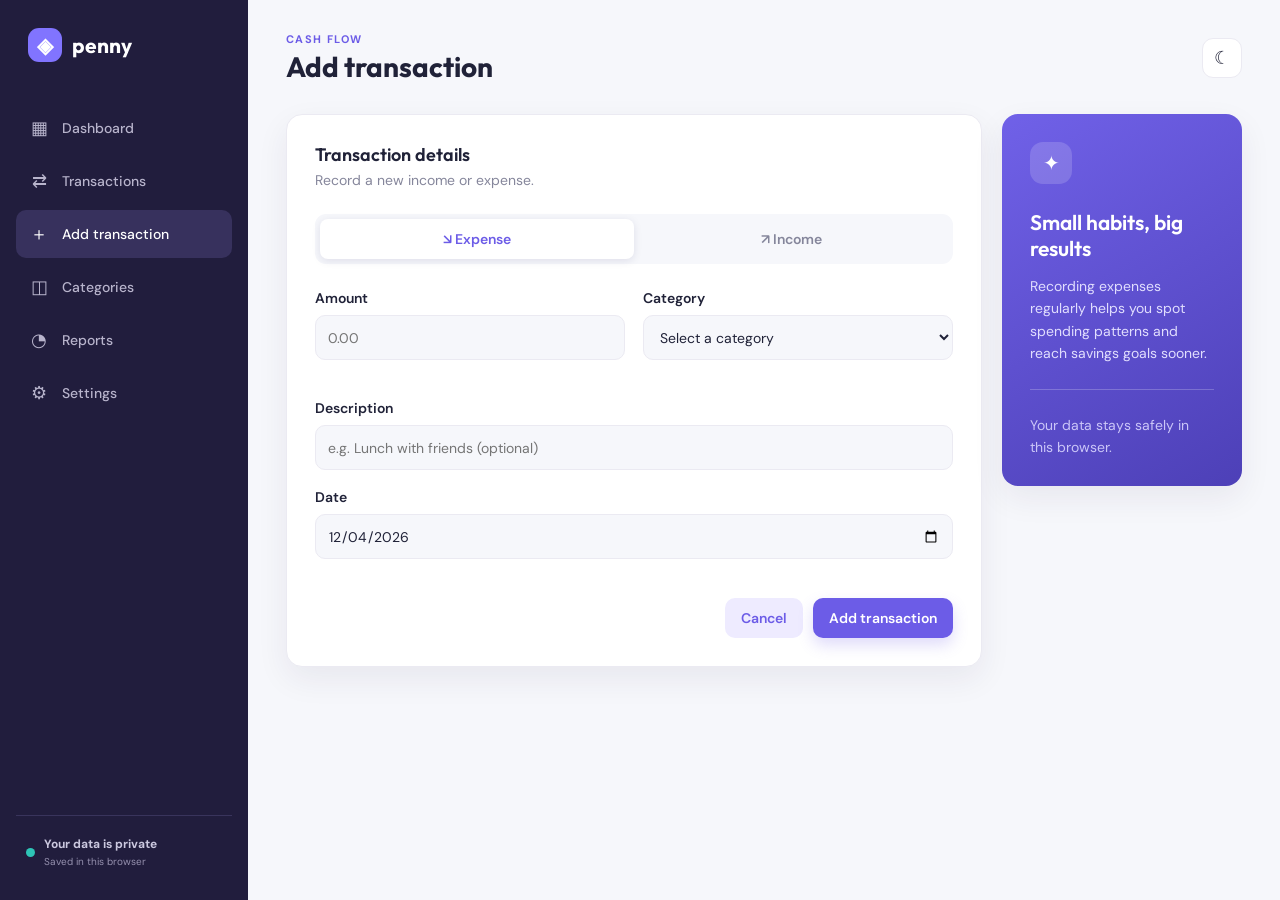
<file: add-transaction.html>
<!doctype html>
<html lang="en"><head><meta charset="UTF-8"><meta name="viewport" content="width=device-width, initial-scale=1.0"><title>Expense Tracker | Add Transaction</title><link rel="preconnect" href="https://fonts.googleapis.com"><link rel="preconnect" href="https://fonts.gstatic.com" crossorigin><link href="https://fonts.googleapis.com/css2?family=DM+Sans:wght@400;500;600;700&family=Outfit:wght@500;600;700&display=swap" rel="stylesheet"><link rel="stylesheet" href="css/style.css"></head><body data-page="add"><div class="app-shell"><aside class="sidebar" id="sidebar"></aside><main class="main-content"><header class="topbar"><button class="icon-button menu-button" id="menuButton">☰</button><div><p class="eyebrow">CASH FLOW</p><h1>Add transaction</h1></div><div class="top-actions"><button class="icon-button" id="themeToggle">☾</button></div></header><section class="form-layout"><article class="panel form-panel"><div class="panel-heading"><div><h2>Transaction details</h2><p>Record a new income or expense.</p></div></div><form id="transactionForm" novalidate><div class="type-switch"><label><input type="radio" name="type" value="expense" checked><span>↘ Expense</span></label><label><input type="radio" name="type" value="income"><span>↗ Income</span></label></div><div class="form-grid"><label>Amount <input id="amount" type="number" min="0.01" step="0.01" placeholder="0.00" required><small class="field-error"></small></label><label>Category <select id="category" required></select><small class="field-error"></small></label><label class="full-width">Description <input id="description" maxlength="80" placeholder="e.g. Lunch with friends (optional)"></label><label class="full-width">Date <input id="date" type="date" required><small class="field-error"></small></label></div><div class="form-actions"><a class="secondary-button" href="transactions.html">Cancel</a><button class="primary-button" type="submit">Add transaction</button></div></form></article><aside class="tip-card"><span>✦</span><h2>Small habits, big results</h2><p>Recording expenses regularly helps you spot spending patterns and reach savings goals sooner.</p><div class="tip-line"></div><p class="muted">Your data stays safely in this browser.</p></aside></section></main></div><div id="toast" class="toast"></div><script src="js/storage.js"></script><script src="js/app.js"></script><script src="js/transactions.js"></script></body></html>
</file>
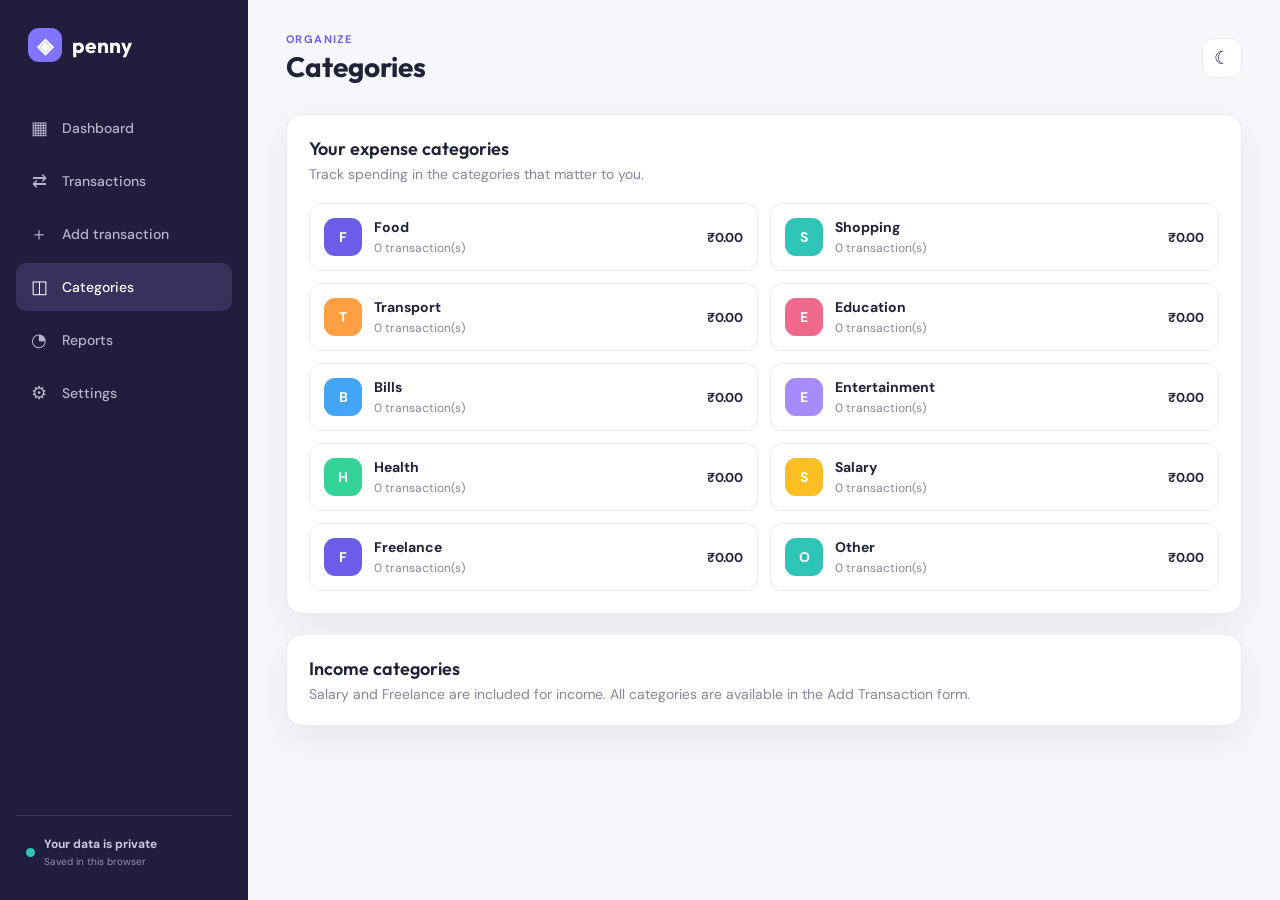
<file: categories.html>
<!doctype html>
<html lang="en"><head><meta charset="UTF-8"><meta name="viewport" content="width=device-width, initial-scale=1.0"><title>Expense Tracker | Categories</title><link rel="preconnect" href="https://fonts.googleapis.com"><link rel="preconnect" href="https://fonts.gstatic.com" crossorigin><link href="https://fonts.googleapis.com/css2?family=DM+Sans:wght@400;500;600;700&family=Outfit:wght@500;600;700&display=swap" rel="stylesheet"><link rel="stylesheet" href="css/style.css"></head><body data-page="categories"><div class="app-shell"><aside class="sidebar" id="sidebar"></aside><main class="main-content"><header class="topbar"><button class="icon-button menu-button" id="menuButton">☰</button><div><p class="eyebrow">ORGANIZE</p><h1>Categories</h1></div><div class="top-actions"><button class="icon-button" id="themeToggle">☾</button></div></header><section class="panel"><div class="panel-heading"><div><h2>Your expense categories</h2><p>Track spending in the categories that matter to you.</p></div></div><div id="categoryCards" class="category-grid"></div></section><section class="panel category-info"><h2>Income categories</h2><p class="muted">Salary and Freelance are included for income. All categories are available in the Add Transaction form.</p></section></main></div><div id="toast" class="toast"></div><script src="js/storage.js"></script><script src="js/app.js"></script><script src="js/dashboard.js"></script></body></html>
</file>
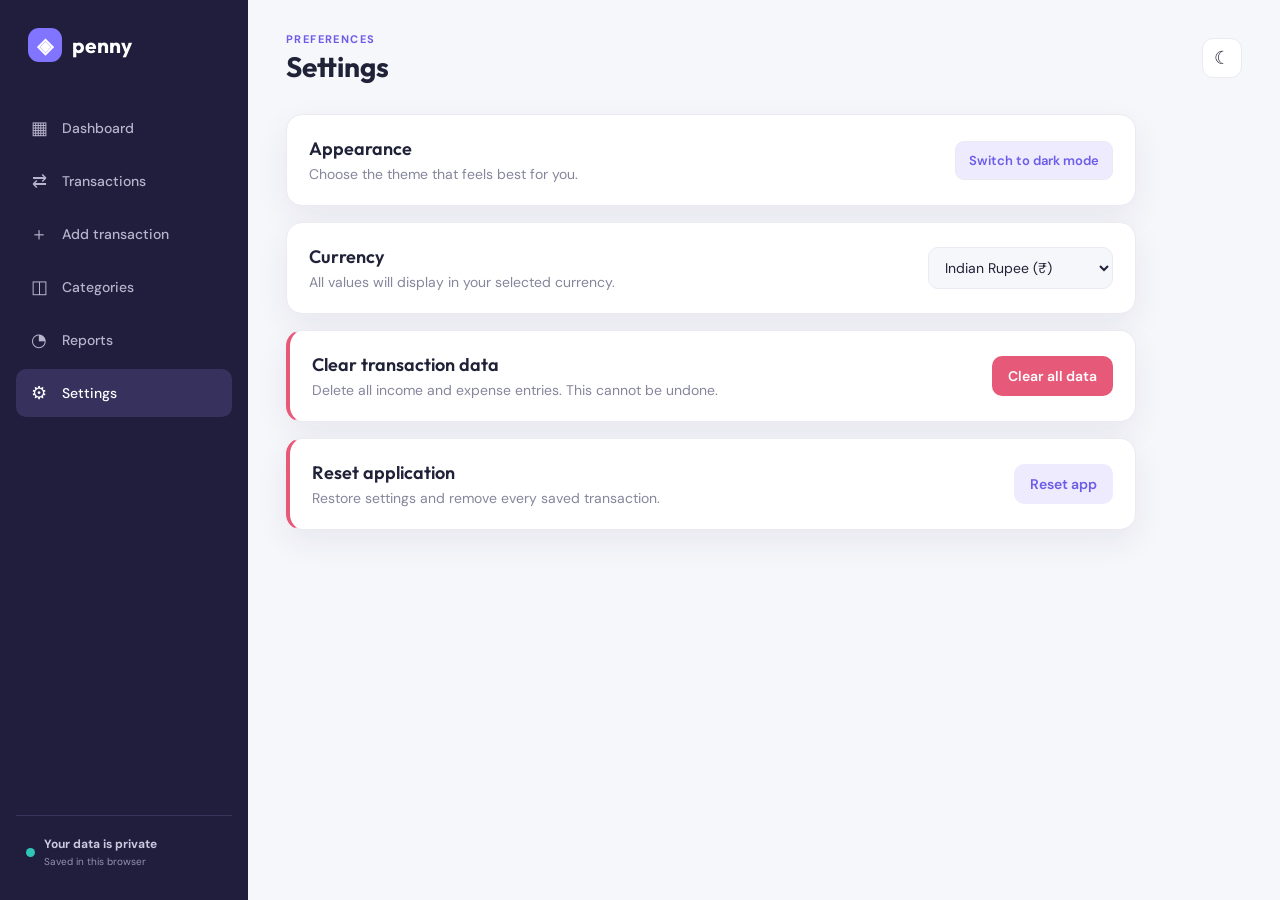
<file: settings.html>
<!doctype html>
<html lang="en"><head><meta charset="UTF-8"><meta name="viewport" content="width=device-width, initial-scale=1.0"><title>Expense Tracker | Settings</title><link rel="preconnect" href="https://fonts.googleapis.com"><link rel="preconnect" href="https://fonts.gstatic.com" crossorigin><link href="https://fonts.googleapis.com/css2?family=DM+Sans:wght@400;500;600;700&family=Outfit:wght@500;600;700&display=swap" rel="stylesheet"><link rel="stylesheet" href="css/style.css"></head><body data-page="settings"><div class="app-shell"><aside class="sidebar" id="sidebar"></aside><main class="main-content"><header class="topbar"><button class="icon-button menu-button" id="menuButton">☰</button><div><p class="eyebrow">PREFERENCES</p><h1>Settings</h1></div><div class="top-actions"><button class="icon-button" id="themeToggle">☾</button></div></header><section class="settings-stack"><article class="panel setting-row"><div><h2>Appearance</h2><p>Choose the theme that feels best for you.</p></div><button class="theme-choice" id="settingsTheme">Toggle dark mode</button></article><article class="panel setting-row"><div><h2>Currency</h2><p>All values will display in your selected currency.</p></div><select id="currencySelect" class="currency-select"><option value="INR">Indian Rupee (₹)</option><option value="USD">US Dollar ($)</option><option value="EUR">Euro (€)</option><option value="GBP">British Pound (£)</option></select></article><article class="panel danger-setting"><div><h2>Clear transaction data</h2><p>Delete all income and expense entries. This cannot be undone.</p></div><button class="danger-button" id="clearData">Clear all data</button></article><article class="panel danger-setting"><div><h2>Reset application</h2><p>Restore settings and remove every saved transaction.</p></div><button class="secondary-button" id="resetApp">Reset app</button></article></section></main></div><div id="modalRoot"></div><div id="toast" class="toast"></div><script src="js/storage.js"></script><script src="js/app.js"></script></body></html>
</file>
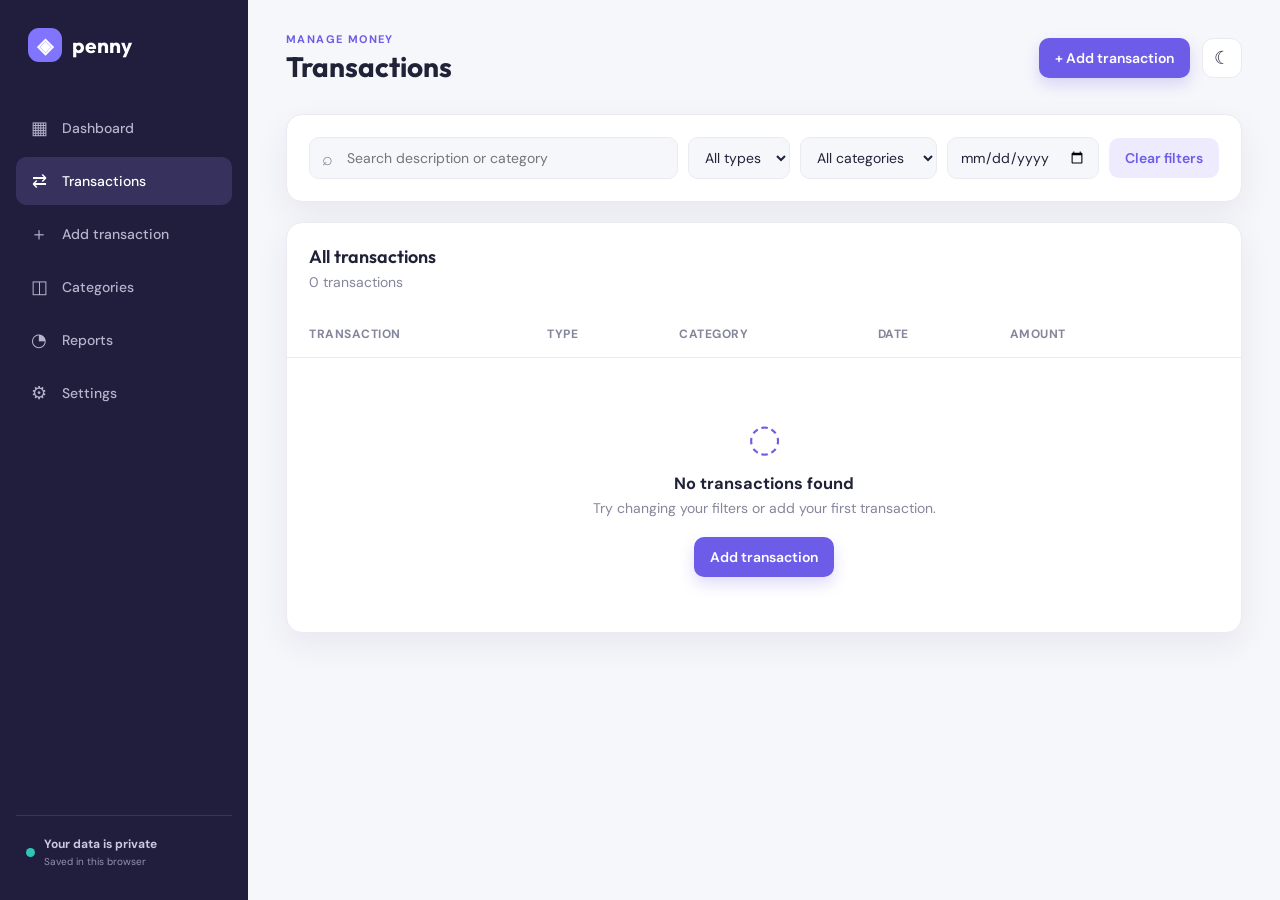
<file: transactions.html>
<!doctype html>
<html lang="en"><head><meta charset="UTF-8"><meta name="viewport" content="width=device-width, initial-scale=1.0"><title>Expense Tracker | Transactions</title><link rel="preconnect" href="https://fonts.googleapis.com"><link rel="preconnect" href="https://fonts.gstatic.com" crossorigin><link href="https://fonts.googleapis.com/css2?family=DM+Sans:wght@400;500;600;700&family=Outfit:wght@500;600;700&display=swap" rel="stylesheet"><link rel="stylesheet" href="css/style.css"></head><body data-page="transactions"><div class="app-shell"><aside class="sidebar" id="sidebar"></aside><main class="main-content"><header class="topbar"><button class="icon-button menu-button" id="menuButton">☰</button><div><p class="eyebrow">MANAGE MONEY</p><h1>Transactions</h1></div><div class="top-actions"><a class="primary-button" href="add-transaction.html">+ Add transaction</a><button class="icon-button" id="themeToggle">☾</button></div></header><section class="panel filters"><div class="search-wrap"><span>⌕</span><input id="searchInput" type="search" placeholder="Search description or category"></div><select id="typeFilter"><option value="all">All types</option><option value="income">Income</option><option value="expense">Expense</option></select><select id="categoryFilter"><option value="all">All categories</option></select><input id="dateFilter" type="date"><button class="secondary-button" id="clearFilters">Clear filters</button></section><section class="panel table-panel"><div class="panel-heading"><div><h2>All transactions</h2><p id="transactionCount">0 transactions</p></div></div><div class="table-wrap"><table><thead><tr><th>Transaction</th><th>Type</th><th>Category</th><th>Date</th><th>Amount</th><th></th></tr></thead><tbody id="transactionTable"></tbody></table></div><div id="transactionEmpty" class="empty-state hidden"><div>◌</div><h3>No transactions found</h3><p>Try changing your filters or add your first transaction.</p><a class="primary-button" href="add-transaction.html">Add transaction</a></div></section></main></div><div id="modalRoot"></div><div id="toast" class="toast"></div><script src="js/storage.js"></script><script src="js/app.js"></script><script src="js/transactions.js"></script></body></html>
</file>
<file: css/style.css>
:root{--bg:#f6f7fb;--panel:#fff;--text:#202238;--muted:#85869b;--line:#ebeaf2;--primary:#6c5ce7;--primary-soft:#eeebff;--shadow:0 12px 32px rgba(38,31,76,.07);--danger:#e75978;--success:#1bae9c} [data-theme=dark]{--bg:#151522;--panel:#202030;--text:#f1f0f8;--muted:#aaa9bc;--line:#323243;--primary-soft:#302b50;--shadow:0 12px 32px rgba(0,0,0,.22)} *{box-sizing:border-box}body{margin:0;background:var(--bg);color:var(--text);font-family:'DM Sans',sans-serif;font-size:14px}.app-shell{min-height:100vh}.sidebar{background:#211d3d;color:#cbc8df;width:248px;position:fixed;inset:0 auto 0 0;padding:28px 16px;display:flex;flex-direction:column;z-index:10}.brand{color:#fff;text-decoration:none;font-family:Outfit;font-size:21px;font-weight:700;display:flex;gap:10px;align-items:center;margin:0 12px 42px}.brand>span{background:#8174ff;width:34px;height:34px;border-radius:11px;display:grid;place-items:center}.brand p{display:inline;color:#b7b0ef;margin:0}nav{display:grid;gap:5px}.nav-link{color:#b8b4cc;text-decoration:none;border-radius:10px;padding:12px 14px;display:flex;gap:14px;align-items:center;font-weight:500;transition:.2s}.nav-link:hover,.nav-link.active{background:#37315d;color:#fff}.nav-link span{font-size:18px;width:18px;text-align:center}.sidebar-bottom{margin-top:auto;border-top:1px solid #39345c;padding:20px 10px 4px;display:flex;gap:9px;align-items:center;font-size:12px}.sidebar-bottom small{display:block;color:#9691af;margin-top:3px}.safe-dot{width:9px;height:9px;background:#2ec4b6;border-radius:50%}.main-content{margin-left:248px;padding:32px 38px 45px;max-width:1640px}.topbar{display:flex;justify-content:space-between;align-items:center;margin-bottom:30px}.topbar h1{font-family:Outfit;margin:3px 0 0;font-size:28px}.eyebrow{margin:0;color:var(--primary);font-size:11px;font-weight:700;letter-spacing:1.4px}.top-actions{display:flex;align-items:center;gap:12px}.today{color:var(--muted);margin-right:8px}.icon-button{border:1px solid var(--line);background:var(--panel);color:var(--text);width:40px;height:40px;border-radius:11px;font-size:18px;cursor:pointer}.menu-button{display:none}.primary-button,.secondary-button,.danger-button{border:0;border-radius:10px;padding:11px 16px;font:600 14px 'DM Sans';cursor:pointer;text-decoration:none;display:inline-flex;align-items:center;justify-content:center;transition:transform .2s,opacity .2s}.primary-button:hover,.secondary-button:hover,.danger-button:hover{transform:translateY(-1px)}.primary-button{background:var(--primary);color:#fff;box-shadow:0 7px 15px rgba(108,92,231,.22)}.secondary-button{background:var(--primary-soft);color:var(--primary)}.danger-button{background:var(--danger);color:#fff}.stat-grid{display:grid;grid-template-columns:repeat(4,1fr);gap:18px;margin-bottom:20px}.stat-card,.panel,.tip-card{background:var(--panel);border:1px solid var(--line);border-radius:16px;box-shadow:var(--shadow)}.stat-card{padding:20px;position:relative;overflow:hidden}.stat-card:after{content:'';position:absolute;width:72px;height:72px;border-radius:50%;right:-20px;top:-22px;background:var(--primary-soft)}.stat-card p{color:var(--muted);margin:0 0 11px}.stat-card h2{font:700 24px Outfit;margin:0 0 6px}.stat-card small{color:var(--muted)}.card-icon{display:none}.income h2,.amount.income{color:var(--success)}.expense h2,.amount.expense{color:var(--danger)}.dashboard-grid{display:grid;grid-template-columns:1.1fr .9fr;gap:20px}.panel{padding:22px}.panel-heading{display:flex;align-items:flex-start;justify-content:space-between;margin-bottom:20px}.panel h2,.tip-card h2{font:600 18px Outfit;margin:0 0 5px}.panel-heading p,.muted{color:var(--muted);margin:0}.chart-panel{height:330px}.chart-panel canvas{max-height:245px}.recent-panel{min-height:300px}.transaction-list{display:grid;gap:6px}.list-transaction{display:flex;align-items:center;gap:12px;padding:9px 0;border-bottom:1px solid var(--line)}.list-transaction:last-child{border:0}.transaction-icon{width:36px;height:36px;border-radius:11px;display:grid;place-items:center;font-size:17px}.transaction-icon.income{background:#dff8f3;color:var(--success)}.transaction-icon.expense{background:#ffe7ed;color:var(--danger)}.transaction-name{flex:1}.transaction-name strong{display:block;font-size:14px}.transaction-name small{color:var(--muted);font-size:12px;margin-top:3px;display:block}.text-link{color:var(--primary);font-weight:600;text-decoration:none}.monthly-panel strong{font:600 20px Outfit}.progress-track{height:9px;background:var(--primary-soft);border-radius:20px;overflow:hidden;margin:26px 0 10px}.progress-track span{display:block;height:100%;background:linear-gradient(90deg,#6c5ce7,#a78bfa);border-radius:20px;transition:width .4s}.filters{display:flex;gap:10px;align-items:center;margin-bottom:20px}.filters select,.filters input,.currency-select{height:42px;padding:0 12px;border:1px solid var(--line);border-radius:10px;background:var(--bg);color:var(--text);font:14px 'DM Sans';outline-color:var(--primary)}.search-wrap{flex:1;position:relative}.search-wrap span{position:absolute;left:13px;top:10px;color:var(--muted);font-size:18px}.search-wrap input{width:100%;padding-left:37px}.table-panel{padding:0;overflow:hidden}.table-panel .panel-heading{padding:22px 22px 0}.table-wrap{overflow:auto}table{border-collapse:collapse;width:100%;min-width:720px}th,td{text-align:left;padding:15px 22px;border-bottom:1px solid var(--line)}th{color:var(--muted);font-size:12px;text-transform:uppercase;letter-spacing:.5px}td strong{font-weight:600}.type-pill{font-size:12px;text-transform:capitalize;font-weight:600;padding:5px 9px;border-radius:20px}.type-pill.income{background:#dff8f3;color:#168b7c}.type-pill.expense{background:#ffe7ed;color:#d54768}.table-actions{white-space:nowrap}.table-actions button{border:0;background:transparent;color:var(--muted);font-size:17px;cursor:pointer;margin-left:8px}.table-actions button:hover{color:var(--primary)}.empty-state{text-align:center;padding:55px 20px}.empty-state>div{font-size:38px;color:var(--primary)}.empty-state h3{margin:10px 0 5px}.empty-state p{color:var(--muted);margin:0 0 20px}.hidden{display:none!important}.form-layout{display:grid;grid-template-columns:minmax(0,700px) minmax(240px,1fr);gap:20px;align-items:start}.form-panel{padding:28px}.type-switch{display:flex;background:var(--bg);padding:5px;border-radius:11px;margin:25px 0}.type-switch label{flex:1;cursor:pointer}.type-switch input{display:none}.type-switch span{display:block;padding:11px;text-align:center;border-radius:8px;font-weight:600;color:var(--muted)}.type-switch input:checked+span{background:var(--panel);color:var(--primary);box-shadow:0 2px 8px rgba(20,10,80,.1)}.form-grid{display:grid;grid-template-columns:1fr 1fr;gap:18px}.form-grid label,.edit-modal label{font-weight:600;display:grid;gap:8px}.form-grid input,.form-grid select,.edit-modal input,.edit-modal select{height:45px;padding:0 12px;border:1px solid var(--line);border-radius:10px;background:var(--bg);color:var(--text);font:14px 'DM Sans';outline-color:var(--primary)}.full-width{grid-column:1/-1}.field-error{color:var(--danger);font-weight:400;min-height:13px}.form-actions{display:flex;justify-content:flex-end;gap:10px;margin-top:18px}.tip-card{padding:28px;background:linear-gradient(150deg,#7061e8,#4d40b7);color:#fff;border:0}.tip-card>span{display:grid;place-items:center;background:rgba(255,255,255,.16);width:42px;height:42px;border-radius:13px;font-size:20px}.tip-card h2{margin-top:25px;font-size:21px}.tip-card p{line-height:1.6;color:#e1defe}.tip-line{height:1px;background:rgba(255,255,255,.22);margin:24px 0}.tip-card .muted{color:#cbc6f8}.category-grid{display:grid;grid-template-columns:repeat(2,1fr);gap:12px}.category-card{display:flex;align-items:center;gap:12px;border:1px solid var(--line);border-radius:12px;padding:14px}.category-card>span{width:38px;height:38px;border-radius:11px;color:#fff;display:grid;place-items:center;font-weight:700}.category-card div{flex:1}.category-card h3{font-size:14px;margin:0 0 4px}.category-card p{margin:0;color:var(--muted);font-size:12px}.category-card strong{font-size:13px}.category-info{margin-top:20px}.reports-grid .wide{min-height:360px}.summary-list{display:grid}.summary-list div{padding:14px 0;border-bottom:1px solid var(--line);display:flex;justify-content:space-between}.summary-list span{color:var(--muted)}.settings-stack{display:grid;gap:16px;max-width:850px}.setting-row,.danger-setting{display:flex;align-items:center;justify-content:space-between;gap:20px}.setting-row h2,.danger-setting h2{margin:0 0 5px}.setting-row p,.danger-setting p{margin:0;color:var(--muted)}.theme-choice{border:1px solid var(--line);background:var(--primary-soft);color:var(--primary);border-radius:9px;padding:10px 13px;font:600 13px 'DM Sans';cursor:pointer}.currency-select{min-width:185px}.danger-setting{border-left:4px solid var(--danger)}.modal-backdrop{position:fixed;inset:0;background:rgba(21,18,38,.52);z-index:30;display:grid;place-items:center;padding:20px}.modal{width:min(420px,100%);background:var(--panel);border-radius:17px;padding:28px;box-shadow:0 20px 50px rgba(0,0,0,.25);text-align:center}.modal h2{font:600 20px Outfit;margin:10px 0}.modal p{color:var(--muted);line-height:1.5;margin:0}.modal-icon{color:#fff;background:var(--danger);width:38px;height:38px;border-radius:50%;display:inline-grid;place-items:center;font:bold 20px Outfit}.modal-actions{display:flex;justify-content:flex-end;gap:10px;margin-top:25px}.edit-modal{text-align:left}.edit-modal label{margin-top:14px}.edit-modal .modal-actions{margin-top:22px}.toast{position:fixed;right:28px;bottom:25px;z-index:50;background:#26233e;color:#fff;padding:13px 18px;border-radius:10px;box-shadow:var(--shadow);opacity:0;transform:translateY(10px);pointer-events:none;transition:.25s}.toast.show{opacity:1;transform:none}.toast.error{background:var(--danger)}.empty-inline{color:var(--muted);padding:30px 0;text-align:center}
@media(max-width:1050px){.stat-grid{grid-template-columns:repeat(2,1fr)}.form-layout{grid-template-columns:1fr}.tip-card{display:none}.main-content{padding:28px}.dashboard-grid{grid-template-columns:1fr}.chart-panel{height:300px}}
@media(max-width:760px){.sidebar{transform:translateX(-100%);transition:.25s;box-shadow:8px 0 30px rgba(0,0,0,.2)}.sidebar.open{transform:none}.main-content{margin:0;padding:22px 16px}.menu-button{display:block}.topbar{margin-bottom:22px}.topbar h1{font-size:23px}.today{display:none}.stat-grid{gap:12px}.stat-card{padding:16px}.stat-card h2{font-size:19px}.stat-card small{font-size:11px}.filters{flex-wrap:wrap;padding:14px}.filters .search-wrap{flex-basis:100%}.filters select,.filters input{flex:1;min-width:100px}.filters .secondary-button{flex-basis:100%}.panel{padding:17px}.table-panel{padding:0}.table-panel .panel-heading{padding:17px 17px 0}.category-grid{grid-template-columns:1fr}.form-grid{grid-template-columns:1fr}.form-panel{padding:20px}.setting-row,.danger-setting{align-items:flex-start;flex-direction:column}.currency-select{width:100%}.top-actions .primary-button{font-size:0;padding:11px;width:42px}.top-actions .primary-button:first-letter{font-size:19px}.chart-panel{height:290px}.modal{padding:22px}}
</file>
